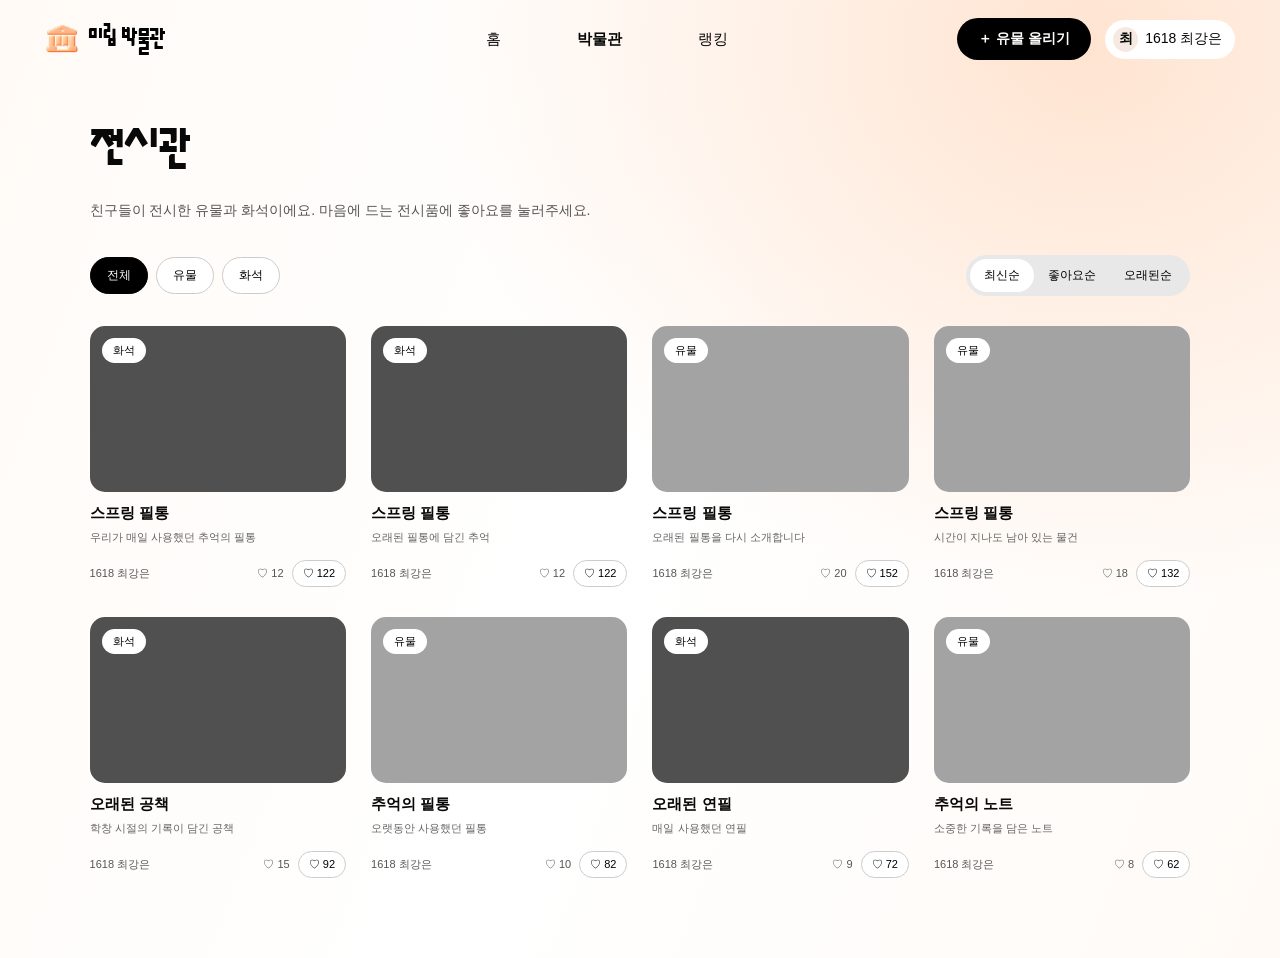
<file: gallery.html>
<!DOCTYPE html>
<html lang="ko">
<head>
    <meta charset="UTF-8">
    <meta name="viewport" content="width=device-width, initial-scale=1.0">
    <title>전시관 | 미림 박물관</title>
    <link rel="stylesheet" href="gallery.css">
    <script src="gallery.js" defer></script>
</head>
<body>

<header class="header">
    <a href="ranking.html" class="logo">
        <img src="logo.png" alt="미림 박물관 로고">
        <span>미림 박물관</span>
    </a>

    <nav class="navigation">
        <a href="ranking.html">홈</a>
        <a href="gallery.html" class="active">박물관</a>
        <a href="ranking.html">랭킹</a>
    </nav>

    <div class="header-right">
        <a href="new.html" class="upload-button">＋ 유물 올리기</a>
        <div class="profile">
            <span class="profile-mark">최</span>
            1618 최강은
        </div>
    </div>
</header>

<main class="gallery-container">
    <section class="page-heading">
        <h1>전시관</h1>
        <p>친구들이 전시한 유물과 화석이에요. 마음에 드는 전시품에 좋아요를 눌러주세요.</p>
    </section>

    <section class="gallery-controls">
        <div class="type-tabs">
            <button class="type-button active" data-type="all">전체</button>
            <button class="type-button" data-type="유물">유물</button>
            <button class="type-button" data-type="화석">화석</button>
        </div>

        <div class="sort-tabs">
            <button class="sort-button active" data-sort="latest">최신순</button>
            <button class="sort-button" data-sort="popular">좋아요순</button>
            <button class="sort-button" data-sort="oldest">오래된순</button>
        </div>
    </section>

    <section class="gallery-grid" id="galleryGrid"></section>
</main>

</body>
</html>
</file>
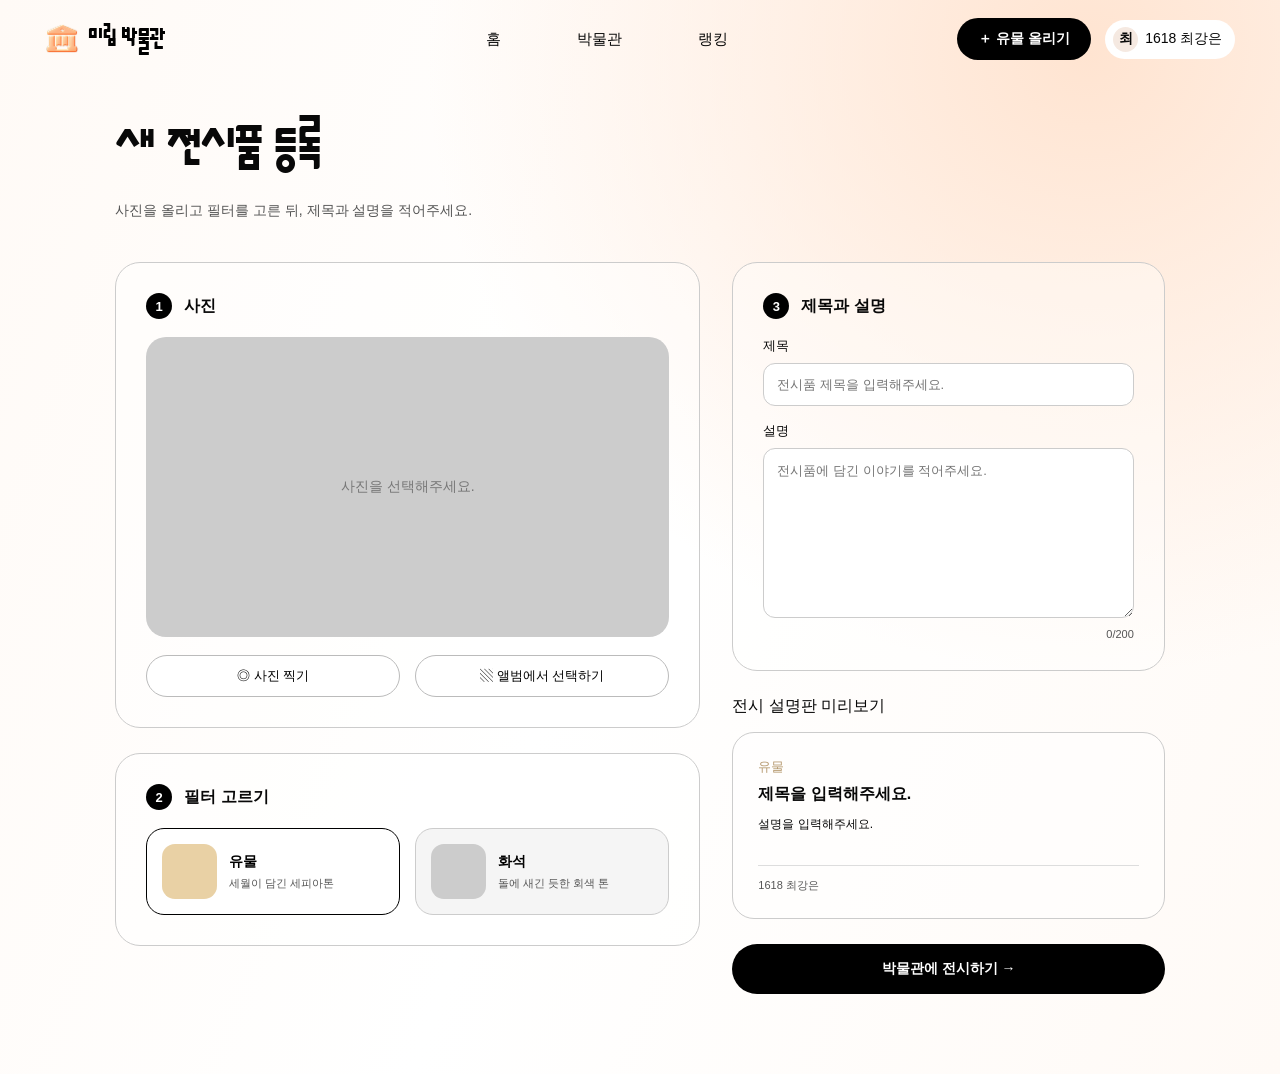
<file: new.html>
<!DOCTYPE html>
<html lang="ko">
<head>
    <meta charset="UTF-8">
    <meta name="viewport" content="width=device-width, initial-scale=1.0">
    <title>새 전시품 등록 | 미림 박물관</title>
    <link rel="stylesheet" href="new.css">
    <script src="new.js" defer></script>
</head>
<body>

<header class="header">
    <a href="ranking.html" class="logo">
        <img src="logo.png" alt="미림 박물관 로고">
        <span>미림 박물관</span>
    </a>

    <nav class="navigation">
        <a href="ranking.html">홈</a>
        <a href="gallery.html">박물관</a>
        <a href="ranking.html">랭킹</a>
    </nav>

    <div class="header-right">
        <a href="new.html" class="upload-button">＋ 유물 올리기</a>
        <div class="profile">
            <span class="profile-mark">최</span>
            1618 최강은
        </div>
    </div>
</header>

<main class="upload-container">
    <section class="page-heading">
        <h1>새 전시품 등록</h1>
        <p>사진을 올리고 필터를 고른 뒤, 제목과 설명을 적어주세요.</p>
    </section>

    <form id="uploadForm" class="upload-layout">
        <div class="left-column">
            <section class="upload-box">
                <h2><span class="step-number">1</span> 사진</h2>

                <div class="image-area" id="imageArea">
                    <p>사진을 선택해주세요.</p>
                    <img id="uploadedImage" alt="선택한 전시품 사진">
                </div>

                <input type="file" id="cameraInput" accept="image/*" capture="environment" hidden>
                <input type="file" id="albumInput" accept="image/*" hidden>

                <div class="image-buttons">
                    <button type="button" id="cameraButton">◎ 사진 찍기</button>
                    <button type="button" id="albumButton">▧ 앨범에서 선택하기</button>
                </div>
            </section>

            <section class="filter-box">
                <h2><span class="step-number">2</span> 필터 고르기</h2>

                <div class="filter-options">
                    <button type="button" class="filter-option selected" data-filter="artifact">
                        <span class="filter-color artifact-color"></span>
                        <span>
                            <strong>유물</strong>
                            <small>세월이 담긴 세피아톤</small>
                        </span>
                    </button>

                    <button type="button" class="filter-option" data-filter="fossil">
                        <span class="filter-color fossil-color"></span>
                        <span>
                            <strong>화석</strong>
                            <small>돌에 새긴 듯한 회색 톤</small>
                        </span>
                    </button>
                </div>
            </section>
        </div>

        <div class="right-column">
            <section class="description-box">
                <h2><span class="step-number">3</span> 제목과 설명</h2>

                <label for="titleInput">제목</label>
                <input
                    type="text"
                    id="titleInput"
                    maxlength="30"
                    placeholder="전시품 제목을 입력해주세요."
                    required
                >

                <label for="descriptionInput">설명</label>
                <textarea
                    id="descriptionInput"
                    maxlength="200"
                    placeholder="전시품에 담긴 이야기를 적어주세요."
                    required
                ></textarea>

                <div class="text-count">
                    <span id="currentCount">0</span>/200
                </div>
            </section>

            <section class="preview-section">
                <h2>전시 설명판 미리보기</h2>

                <div class="preview-card">
                    <span id="previewType">유물</span>
                    <h3 id="previewTitle">제목을 입력해주세요.</h3>
                    <p id="previewDescription">설명을 입력해주세요.</p>
                    <div class="preview-author">1618 최강은</div>
                </div>
            </section>

            <button type="submit" class="submit-button">박물관에 전시하기 →</button>
        </div>
    </form>
</main>

</body>
</html>
</file>
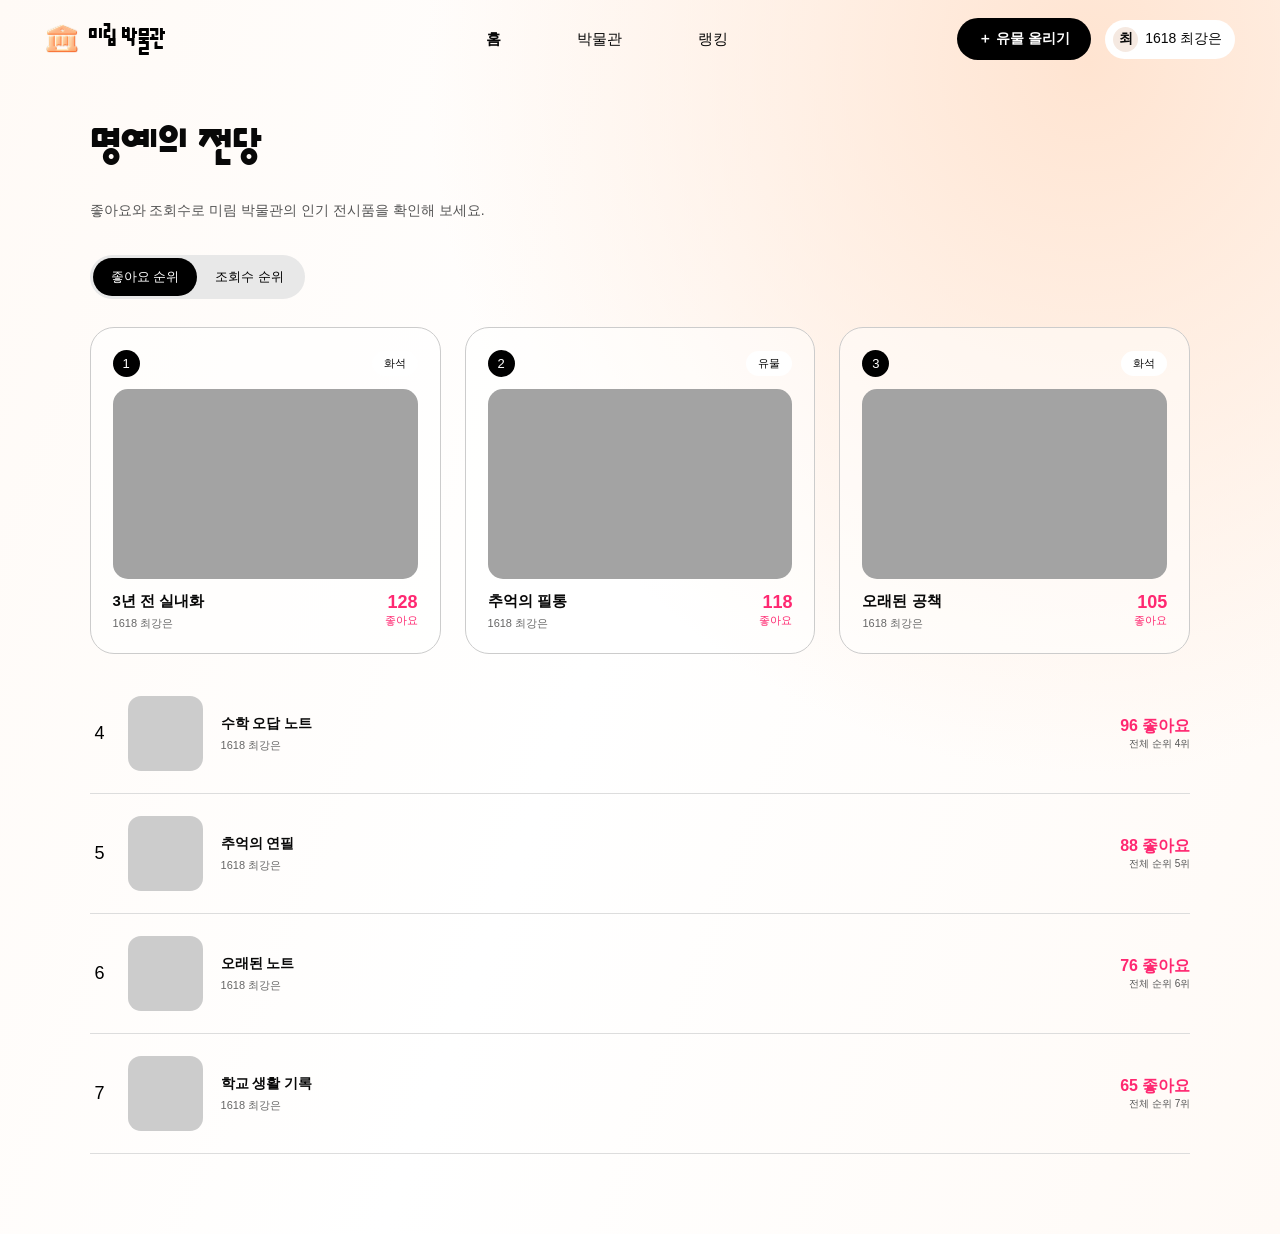
<file: ranking.html>
<!DOCTYPE html>
<html lang="ko">
<head>
    <meta charset="UTF-8">
    <meta name="viewport" content="width=device-width, initial-scale=1.0">
    <title>명예의 전당 | 미림 박물관</title>
    <link rel="stylesheet" href="ranking.css">
    <script src="ranking.js" defer></script>
</head>
<body>

<header class="header">
    <a href="ranking.html" class="logo">
        <img src="logo.png" alt="미림 박물관 로고">
        <span>미림 박물관</span>
    </a>

    <nav class="navigation">
        <a href="ranking.html" class="active">홈</a>
        <a href="gallery.html">박물관</a>
        <a href="ranking.html">랭킹</a>
    </nav>

    <div class="header-right">
        <a href="new.html" class="upload-button">＋ 유물 올리기</a>
        <div class="profile">
            <span class="profile-mark">최</span>
            1618 최강은
        </div>
    </div>
</header>

<main class="ranking-container">
    <section class="page-heading">
        <h1>명예의 전당</h1>
        <p>좋아요와 조회수로 미림 박물관의 인기 전시품을 확인해 보세요.</p>
    </section>

    <div class="ranking-tabs">
        <button class="tab-button active" data-ranking="likes">좋아요 순위</button>
        <button class="tab-button" data-ranking="views">조회수 순위</button>
    </div>

    <section class="top-ranking" id="topRanking"></section>

    <section class="ranking-list" id="rankingList"></section>
</main>

</body>
</html>
</file>
<file: gallery.css>
@font-face {
    font-family: "HSYeolumMulbit";
    src: url("./HS여름물빛체.ttf") format("truetype");
    font-weight: 100 900;
    font-style: normal;
}

* {
    margin: 0;
    padding: 0;
    box-sizing: border-box;
}

body {
    min-width: 320px;
    color: #080808;
    font-family: Arial, "Noto Sans KR", sans-serif;
    background:
        radial-gradient(ellipse at 85% 5%, #ffe4d1 0%, transparent 43%),
        linear-gradient(110deg, #fffaf6, #ffffff 48%, #fffaf6);
}

/* 상단 공통 헤더 */
.header {
    width: 100%;
    height: 78px;
    padding: 0 3.5%;
    display: flex;
    align-items: center;
    justify-content: space-between;
}

.logo {
    display: flex;
    align-items: center;
    gap: 9px;
    color: #000;
    text-decoration: none;
    font-size: 19px;
    font-weight: 900;
    white-space: nowrap;
    font-family: "HSYeolumMulbit", sans-serif; /* 로고에만 폰트 적용 */
}

.logo img {
    width: 34px;
    height: 34px;
    object-fit: contain;
}

.navigation {
    display: flex;
    align-items: center;
    gap: 76px;
    margin-left: 90px;
}

.navigation a {
    color: #080808;
    text-decoration: none;
    font-size: 15px;
}

.navigation .active {
    font-weight: 800;
}

.header-right {
    display: flex;
    align-items: center;
    gap: 14px;
}

.upload-button {
    padding: 12px 21px;
    border-radius: 30px;
    background: #000;
    color: white;
    text-decoration: none;
    font-size: 14px;
    font-weight: 700;
}

.profile {
    display: flex;
    align-items: center;
    gap: 7px;
    padding: 7px 13px 7px 8px;
    border-radius: 25px;
    background: white;
    font-size: 14px;
    white-space: nowrap;
}

.profile-mark {
    width: 25px;
    height: 25px;
    display: flex;
    justify-content: center;
    align-items: center;
    border-radius: 50%;
    background: #f5e9e1;
    font-weight: bold;
}

/* 전시관 화면 */
.gallery-container {
    width: 86%;
    max-width: 1450px;
    margin: 35px auto 80px;
}

.page-heading {
    margin-bottom: 35px;
}

.page-heading h1 {
    font-size: 38px;
    font-weight: 900;
    margin-bottom: 12px;
    font-family: "HSYeolumMulbit", sans-serif; /* 페이지 제목에만 폰트 적용 */
}

.page-heading p {
    font-size: 14px;
    color: #555;
}

.gallery-controls {
    display: flex;
    justify-content: space-between;
    align-items: center;
    margin-bottom: 30px;
}

.type-tabs,
.sort-tabs {
    display: flex;
    align-items: center;
    gap: 8px;
}

.type-button,
.sort-button {
    border: 1px solid #ccc;
    background: white;
    padding: 9px 16px;
    border-radius: 25px;
    font-size: 12px;
    cursor: pointer;
}

.type-button.active {
    background: #000;
    color: white;
    border-color: #000;
}

.sort-tabs {
    background: #e8e8e8;
    border-radius: 25px;
    padding: 4px;
    gap: 0;
}

.sort-button {
    border: none;
    background: transparent;
    padding: 8px 14px;
}

.sort-button.active {
    background: white;
    border-radius: 20px;
}

.gallery-grid {
    display: grid;
    grid-template-columns: repeat(4, 1fr);
    gap: 30px 25px;
}

.exhibit-card {
    min-width: 0;
}

.exhibit-image {
    width: 100%;
    height: 166px;
    border-radius: 15px;
    background: #a3a3a3;
    object-fit: cover;
    display: block;
}

.exhibit-image.fossil {
    filter: grayscale(1) contrast(0.95);
}

.exhibit-image.artifact {
    filter: sepia(0.65) saturate(0.85) brightness(1.05);
}

.exhibit-image-placeholder {
    width: 100%;
    height: 166px;
    border-radius: 15px;
    background: #a3a3a3;
    position: relative;
}

.exhibit-image-placeholder.fossil {
    background: #505050;
}

.exhibit-type {
    display: inline-block;
    position: absolute;
    top: 12px;
    left: 12px;
    padding: 5px 11px;
    border-radius: 20px;
    background: white;
    color: #000;
    font-size: 11px;
}

.exhibit-info {
    margin-top: 12px;
}

.exhibit-info h3 {
    font-size: 15px;
    margin-bottom: 6px;
}

.exhibit-info p {
    font-size: 11px;
    color: #666;
    line-height: 1.5;
    min-height: 18px;
}

.exhibit-bottom {
    display: flex;
    justify-content: space-between;
    align-items: center;
    margin-top: 13px;
    font-size: 11px;
    color: #555;
}

.exhibit-actions {
    display: flex;
    align-items: center;
    gap: 8px;
}

.view-count {
    font-size: 11px;
}

.like-button {
    border: 1px solid #ccc;
    border-radius: 20px;
    background: white;
    padding: 5px 10px;
    cursor: pointer;
    font-size: 11px;
}

.like-button.liked {
    color: #ff2871;
    border-color: #ff2871;
}

.empty-message {
    grid-column: 1 / -1;
    text-align: center;
    padding: 80px 0;
    color: #777;
    font-size: 14px;
}

@media (max-width: 1100px) {
    .navigation {
        gap: 28px;
        margin-left: 20px;
    }

    .gallery-grid {
        grid-template-columns: repeat(3, 1fr);
    }
}

@media (max-width: 750px) {
    .gallery-container {
        width: 90%;
    }

    .gallery-grid {
        grid-template-columns: repeat(2, 1fr);
    }

    .gallery-controls {
        align-items: flex-start;
        flex-direction: column;
        gap: 15px;
    }

    .exhibit-image,
    .exhibit-image-placeholder {
        height: 150px;
    }
}

@media (max-width: 650px) {
    .header {
        height: auto;
        flex-wrap: wrap;
        gap: 14px;
        padding: 16px 5%;
    }

    .navigation {
        order: 3;
        width: 100%;
        justify-content: center;
        margin: 0;
        gap: 45px;
    }

    .header-right {
        gap: 7px;
    }

    .upload-button {
        padding: 10px 13px;
        font-size: 12px;
    }

    .profile {
        font-size: 11px;
    }
}

@media (max-width: 450px) {
    .gallery-grid {
        grid-template-columns: 1fr;
    }

    .exhibit-image,
    .exhibit-image-placeholder {
        height: 200px;
    }
}
</file>
<file: new.css>
@font-face {
    font-family: "HSYeolumMulbit";
    src: url("./HS여름물빛체.ttf") format("truetype");
    font-weight: 100 900;
    font-style: normal;
}

* {
    margin: 0;
    padding: 0;
    box-sizing: border-box;
}

body {
    min-width: 320px;
    color: #080808;
    font-family: Arial, "Noto Sans KR", sans-serif;
    background:
        radial-gradient(ellipse at 85% 5%, #ffe4d1 0%, transparent 43%),
        linear-gradient(110deg, #fffaf6, #ffffff 48%, #fffaf6);
}

/* 상단 공통 헤더 */
.header {
    width: 100%;
    height: 78px;
    padding: 0 3.5%;
    display: flex;
    align-items: center;
    justify-content: space-between;
}

.logo {
    display: flex;
    align-items: center;
    gap: 9px;
    color: #000;
    text-decoration: none;
    font-size: 19px;
    font-weight: 900;
    white-space: nowrap;
    font-family: "HSYeolumMulbit", sans-serif; /* 로고에만 폰트 적용 */
}

.logo img {
    width: 34px;
    height: 34px;
    object-fit: contain;
    display: block;
}

.navigation {
    display: flex;
    align-items: center;
    gap: 76px;
    margin-left: 90px;
}

.navigation a {
    color: #080808;
    text-decoration: none;
    font-size: 15px;
}

.header-right {
    display: flex;
    align-items: center;
    gap: 14px;
}

.upload-button {
    padding: 12px 21px;
    border-radius: 30px;
    background: #000;
    color: white;
    text-decoration: none;
    font-size: 14px;
    font-weight: 700;
}

.profile {
    display: flex;
    align-items: center;
    gap: 7px;
    padding: 7px 13px 7px 8px;
    border-radius: 25px;
    background: white;
    font-size: 14px;
    white-space: nowrap;
}

.profile-mark {
    width: 25px;
    height: 25px;
    display: flex;
    justify-content: center;
    align-items: center;
    border-radius: 50%;
    background: #f5e9e1;
    font-weight: bold;
}

/* 등록 화면 */
.upload-container {
    width: 82%;
    max-width: 1300px;
    margin: 35px auto 80px;
}

.page-heading {
    margin-bottom: 42px;
}

.page-heading h1 {
    font-size: 38px;
    font-weight: 900;
    margin-bottom: 12px;
    font-family: "HSYeolumMulbit", sans-serif; /* 페이지 제목에만 폰트 적용 */
}

.page-heading p {
    font-size: 14px;
    color: #555;
}

.upload-layout {
    display: grid;
    grid-template-columns: 1.15fr 0.85fr;
    gap: 32px;
}

.left-column,
.right-column {
    display: flex;
    flex-direction: column;
    gap: 25px;
}

.upload-box,
.filter-box,
.description-box {
    border: 1px solid #ccc;
    border-radius: 25px;
    background: rgba(255,255,255,0.35);
    padding: 30px;
}

.upload-box h2,
.filter-box h2,
.description-box h2 {
    display: flex;
    align-items: center;
    gap: 12px;
    font-size: 16px;
    margin-bottom: 18px;
}

.step-number {
    display: inline-flex;
    align-items: center;
    justify-content: center;
    width: 26px;
    height: 26px;
    border-radius: 50%;
    background: #000;
    color: #fff;
    font-size: 13px;
}

.image-area {
    height: 300px;
    background: #ccc;
    border-radius: 20px;
    display: flex;
    align-items: center;
    justify-content: center;
    overflow: hidden;
    position: relative;
}

.image-area img {
    display: none;
    width: 100%;
    height: 100%;
    object-fit: cover;
}

.image-area img.show {
    display: block;
}

.image-area p {
    position: absolute;
    color: #777;
    font-size: 14px;
}

.image-area.has-image p {
    display: none;
}

.image-buttons {
    display: flex;
    gap: 15px;
    margin-top: 18px;
}

.image-buttons button {
    flex: 1;
    height: 42px;
    border: 1px solid #bbb;
    border-radius: 25px;
    background: white;
    cursor: pointer;
    font-size: 13px;
}

.image-buttons button:hover {
    background: #f5f5f5;
}

.filter-options {
    display: grid;
    grid-template-columns: 1fr 1fr;
    gap: 15px;
}

.filter-option {
    display: flex;
    align-items: center;
    gap: 12px;
    padding: 15px;
    border: 1px solid #ccc;
    border-radius: 18px;
    background: #f5f5f5;
    text-align: left;
    cursor: pointer;
}

.filter-option.selected {
    border: 1.5px solid #000;
    background: #fff;
}

.filter-color {
    width: 55px;
    height: 55px;
    border-radius: 13px;
    flex-shrink: 0;
}

.artifact-color {
    background: #e9d1a5;
}

.fossil-color {
    background: #ccc;
}

.filter-option strong,
.filter-option small {
    display: block;
}

.filter-option strong {
    font-size: 14px;
    margin-bottom: 5px;
}

.filter-option small {
    font-size: 11px;
    color: #555;
}

.description-box label {
    display: block;
    font-size: 13px;
    margin: 16px 0 8px;
}

.description-box input,
.description-box textarea {
    width: 100%;
    border: 1px solid #ccc;
    border-radius: 12px;
    background: white;
    padding: 13px;
    font-family: inherit;
    font-size: 13px;
    outline: none;
}

.description-box input:focus,
.description-box textarea:focus {
    border-color: #777;
}

.description-box textarea {
    height: 170px;
    resize: vertical;
}

.text-count {
    text-align: right;
    font-size: 11px;
    color: #555;
    margin-top: 6px;
}

.preview-section h2 {
    font-size: 16px;
    font-weight: 500;
    margin-bottom: 15px;
}

.preview-card {
    padding: 25px;
    border: 1px solid #ccc;
    border-radius: 22px;
    background: rgba(255,255,255,0.55);
}

.preview-card > span {
    display: block;
    color: #b69a70;
    font-size: 13px;
    margin-bottom: 8px;
}

.preview-card h3 {
    font-size: 16px;
    margin-bottom: 10px;
    word-break: break-word;
}

.preview-card p {
    font-size: 12px;
    line-height: 1.6;
    min-height: 35px;
    white-space: pre-wrap;
    word-break: break-word;
}

.preview-author {
    border-top: 1px solid #ddd;
    margin-top: 15px;
    padding-top: 12px;
    font-size: 11px;
    color: #555;
}

.submit-button {
    width: 100%;
    height: 50px;
    border: none;
    border-radius: 30px;
    background: #000;
    color: white;
    font-size: 14px;
    font-weight: bold;
    cursor: pointer;
}

.submit-button:hover {
    background: #333;
}

@media (max-width: 1100px) {
    .navigation {
        gap: 28px;
        margin-left: 20px;
    }

    .upload-container {
        width: 90%;
    }
}

@media (max-width: 800px) {
    .upload-layout {
        grid-template-columns: 1fr;
    }

    .image-area {
        height: 250px;
    }
}

@media (max-width: 650px) {
    .header {
        height: auto;
        flex-wrap: wrap;
        gap: 14px;
        padding: 16px 5%;
    }

    .navigation {
        order: 3;
        width: 100%;
        justify-content: center;
        margin: 0;
        gap: 45px;
    }

    .header-right {
        gap: 7px;
    }

    .upload-button {
        padding: 10px 13px;
        font-size: 12px;
    }

    .profile {
        font-size: 11px;
    }

    .upload-container {
        width: 90%;
    }

    .upload-box,
    .filter-box,
    .description-box {
        padding: 20px;
    }

    .filter-options {
        grid-template-columns: 1fr;
    }
}
</file>
<file: ranking.css>
@font-face {
    font-family: "HSYeolumMulbit";
    src: url("./HS여름물빛체.ttf") format("truetype");
    font-weight: 100 900;
    font-style: normal;
}

* {
    margin: 0;
    padding: 0;
    box-sizing: border-box;
}

body {
    min-width: 320px;
    color: #080808;
    font-family: Arial, "Noto Sans KR", sans-serif;
    background:
        radial-gradient(ellipse at 85% 5%, #ffe4d1 0%, transparent 43%),
        linear-gradient(110deg, #fffaf6, #ffffff 48%, #fffaf6);
}

/* 상단 공통 헤더 */
.header {
    width: 100%;
    height: 78px;
    padding: 0 3.5%;
    display: flex;
    align-items: center;
    justify-content: space-between;
}

.logo {
    display: flex;
    align-items: center;
    gap: 9px;
    color: #000;
    text-decoration: none;
    font-size: 19px;
    font-weight: 900;
    white-space: nowrap;
    font-family: "HSYeolumMulbit", sans-serif; /* 로고에만 폰트 적용 */
}

.logo img {
    width: 34px;
    height: 34px;
    object-fit: contain;
    display: block;
}

.navigation {
    display: flex;
    align-items: center;
    gap: 76px;
    margin-left: 90px;
}

.navigation a {
    color: #080808;
    text-decoration: none;
    font-size: 15px;
}

.navigation .active {
    font-weight: 800;
}

.header-right {
    display: flex;
    align-items: center;
    gap: 14px;
}

.upload-button {
    padding: 12px 21px;
    border-radius: 30px;
    background: #000;
    color: white;
    text-decoration: none;
    font-size: 14px;
    font-weight: 700;
}

.profile {
    display: flex;
    align-items: center;
    gap: 7px;
    padding: 7px 13px 7px 8px;
    border-radius: 25px;
    background: white;
    font-size: 14px;
    white-space: nowrap;
}

.profile-mark {
    width: 25px;
    height: 25px;
    display: flex;
    justify-content: center;
    align-items: center;
    border-radius: 50%;
    background: #f5e9e1;
    font-weight: bold;
}

/* 랭킹 화면 */
.ranking-container {
    width: 86%;
    max-width: 1450px;
    margin: 35px auto 80px;
}

.page-heading h1 {
    font-size: 38px;
    font-weight: 900;
    margin-bottom: 12px;
    font-family: "HSYeolumMulbit", sans-serif; /* 페이지 제목에만 폰트 적용 */
}

.page-heading p {
    font-size: 14px;
    color: #555;
}

.ranking-tabs {
    display: flex;
    margin: 35px 0 28px;
    background: #e8e8e8;
    width: fit-content;
    border-radius: 30px;
    padding: 3px;
}

.tab-button {
    border: none;
    background: transparent;
    padding: 10px 18px;
    border-radius: 25px;
    cursor: pointer;
    font-size: 13px;
}

.tab-button.active {
    background: #000;
    color: white;
}

.top-ranking {
    display: grid;
    grid-template-columns: repeat(3, 1fr);
    gap: 24px;
}

.top-card {
    border: 1px solid #ccc;
    border-radius: 24px;
    padding: 22px;
    background: rgba(255,255,255,0.45);
}

.top-card-header {
    display: flex;
    justify-content: space-between;
    align-items: center;
    margin-bottom: 12px;
}

.rank-number {
    width: 27px;
    height: 27px;
    display: flex;
    justify-content: center;
    align-items: center;
    background: #000;
    color: white;
    border-radius: 50%;
    font-size: 13px;
}

.type-label {
    background: #fff;
    border-radius: 20px;
    padding: 5px 12px;
    font-size: 11px;
}

.top-image {
    width: 100%;
    height: 190px;
    background: #a3a3a3;
    border-radius: 15px;
    object-fit: cover;
}

.top-info {
    display: flex;
    justify-content: space-between;
    margin-top: 13px;
}

.top-info h3 {
    font-size: 15px;
    margin-bottom: 5px;
}

.top-info p {
    font-size: 11px;
    color: #666;
}

.like-count {
    color: #ff2871;
    font-size: 18px;
    font-weight: bold;
    text-align: right;
}

.like-count small {
    display: block;
    font-size: 11px;
    font-weight: normal;
}

.ranking-list {
    margin-top: 20px;
}

.rank-row {
    display: flex;
    align-items: center;
    gap: 18px;
    padding: 22px 0;
    border-bottom: 1px solid #ddd;
}

.rank-row .rank-number {
    background: transparent;
    color: #000;
    font-size: 18px;
    width: 20px;
}

.rank-thumbnail {
    width: 75px;
    height: 75px;
    border-radius: 13px;
    object-fit: cover;
    background: #ccc;
}

.rank-description {
    flex: 1;
}

.rank-description h3 {
    font-size: 14px;
    margin-bottom: 5px;
}

.rank-description p {
    font-size: 11px;
    color: #666;
}

.rank-likes {
    color: #ff2871;
    text-align: right;
    font-size: 16px;
    font-weight: bold;
}

.rank-likes small {
    display: block;
    color: #555;
    font-size: 10px;
    font-weight: normal;
}

@media (max-width: 1100px) {
    .navigation {
        gap: 28px;
        margin-left: 20px;
    }
}

@media (max-width: 700px) {
    .ranking-container {
        width: 90%;
    }

    .top-ranking {
        grid-template-columns: 1fr;
    }

    .top-image {
        height: 180px;
    }

    .rank-thumbnail {
        width: 58px;
        height: 58px;
    }
}

@media (max-width: 650px) {
    .header {
        height: auto;
        flex-wrap: wrap;
        gap: 14px;
        padding: 16px 5%;
    }

    .navigation {
        order: 3;
        width: 100%;
        justify-content: center;
        margin: 0;
        gap: 45px;
    }

    .header-right {
        gap: 7px;
    }

    .upload-button {
        padding: 10px 13px;
        font-size: 12px;
    }

    .profile {
        font-size: 11px;
    }
}
</file>
